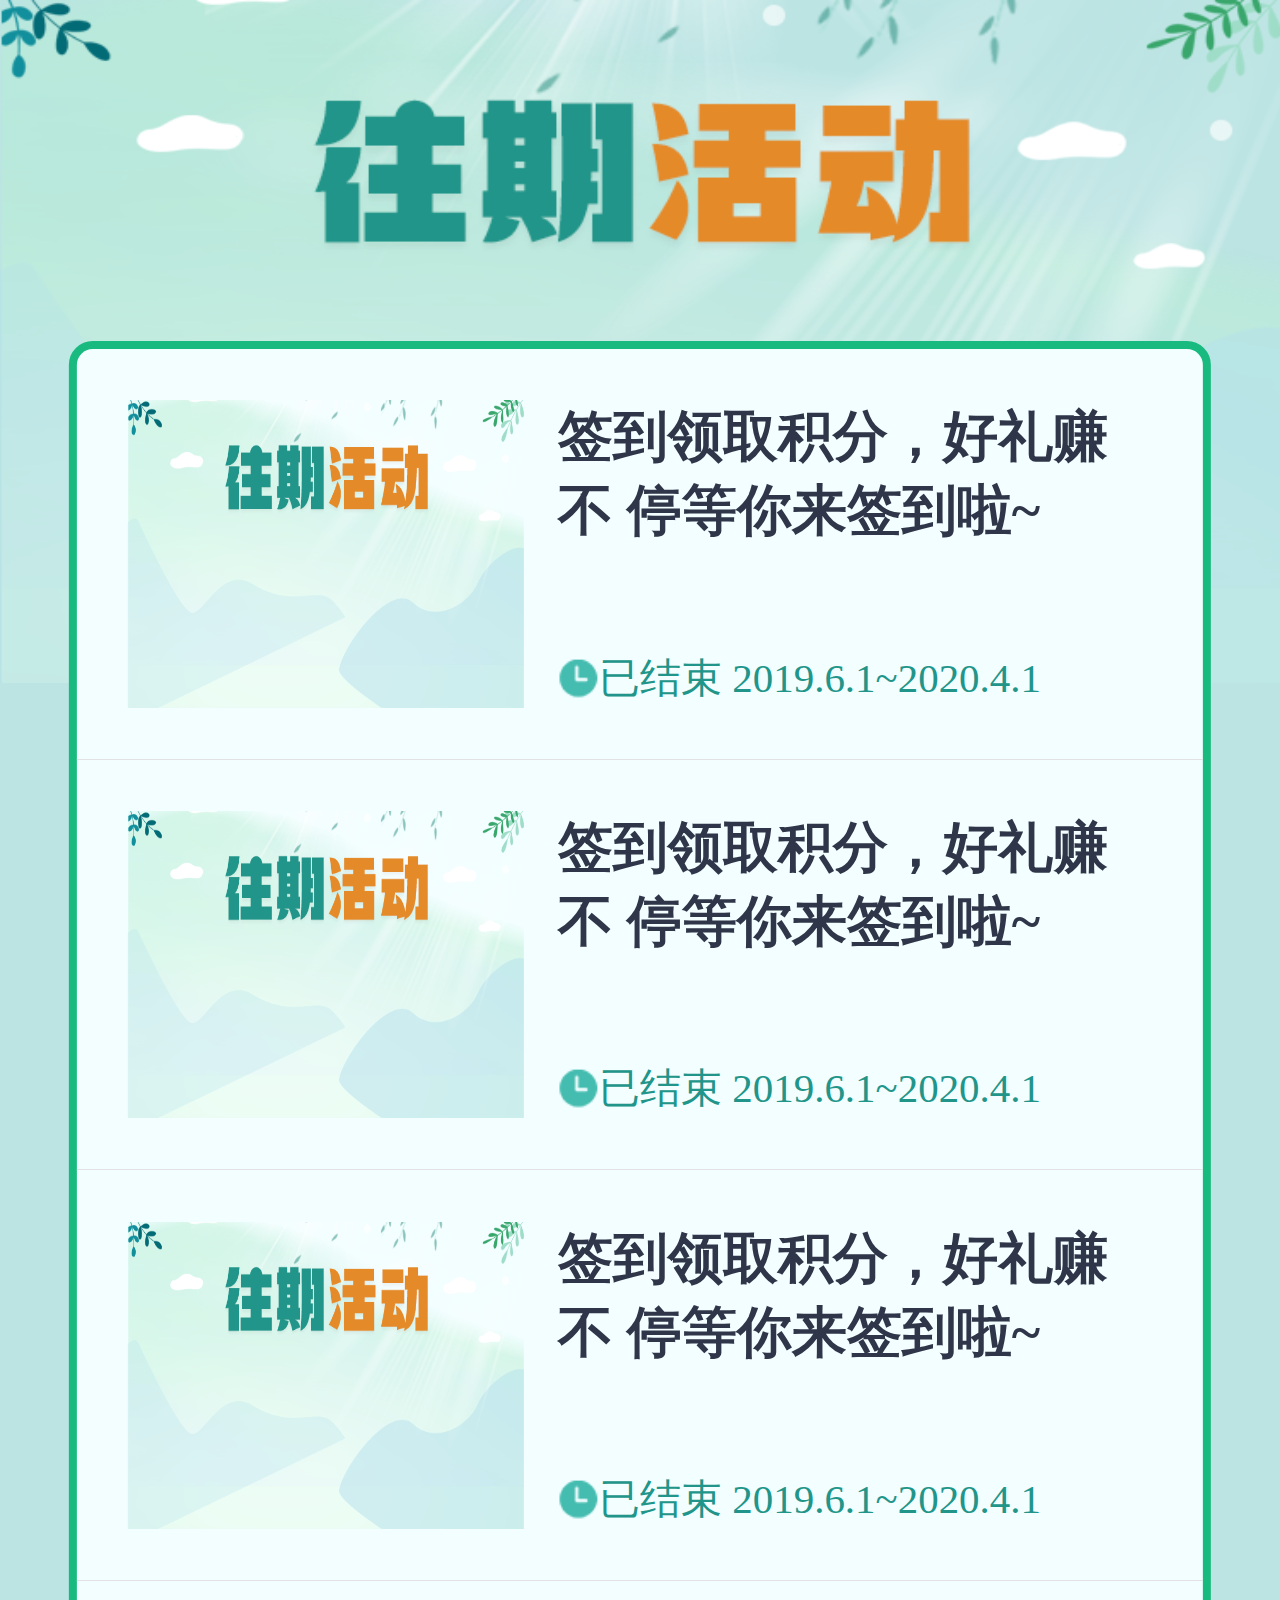
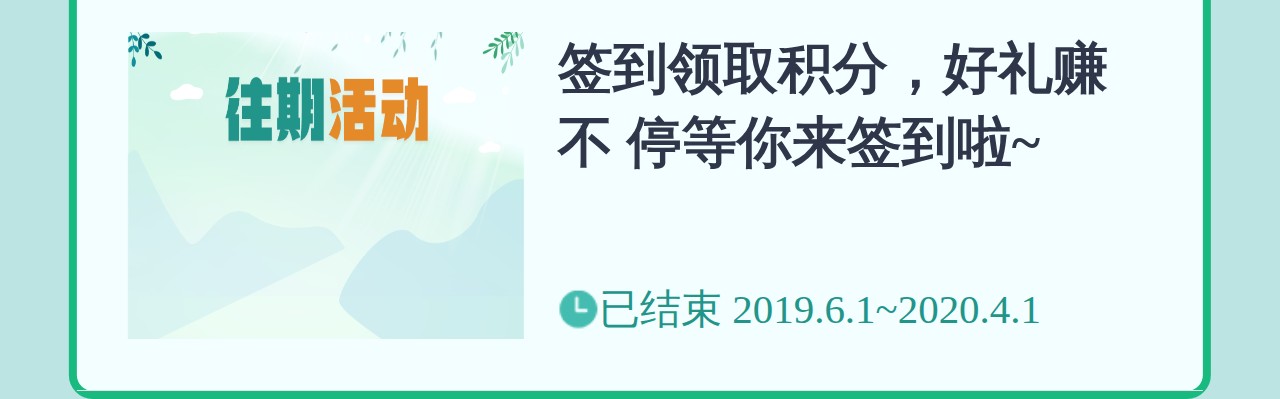
<file: html/activity.html>
<!DOCTYPE html>
<html lang="en">
<head>
    <meta content="width=device-width, initial-scale=1.0, maximum-scale=1.0, user-scalable=0," name="viewport"/>
    <meta charset="UTF-8">
    <title></title>
    <link href="../css/activity.css" rel="stylesheet">
</head>
<body>
<script src="../js/vue.js"></script>
<script src="../js/rem.js"></script>
<div id="index">
        <img src="../img/activity_bg.png" alt="" class="img">
        <div class="dv">
            <div class="flex_start list" v-for="(item,index) in list">
                <img src="../img/activity_bg.png" alt="" class="list_img">
                <div>
                    <div class="txt">
                        签到领取积分，好礼赚不
                        停等你来签到啦~
                    </div>
                    <div class="time_dv flex_start flex_items">
                        <img src="../img/time.png" alt="" class="time">
                        <div>已结束 2019.6.1~2020.4.1</div>
                    </div>
                </div>
            </div>
        </div>
        <img src="../img/activity_bom.png" alt="" class="activity_bom">
</div>
<script>
    var vm = new Vue({
        el: '#index',
        data() {
            return {
                list: [1, 2, 3, 4]
            }
        },
        methods: {},
        mounted() {

        }
    })
</script>
</body>
</html>
</file>
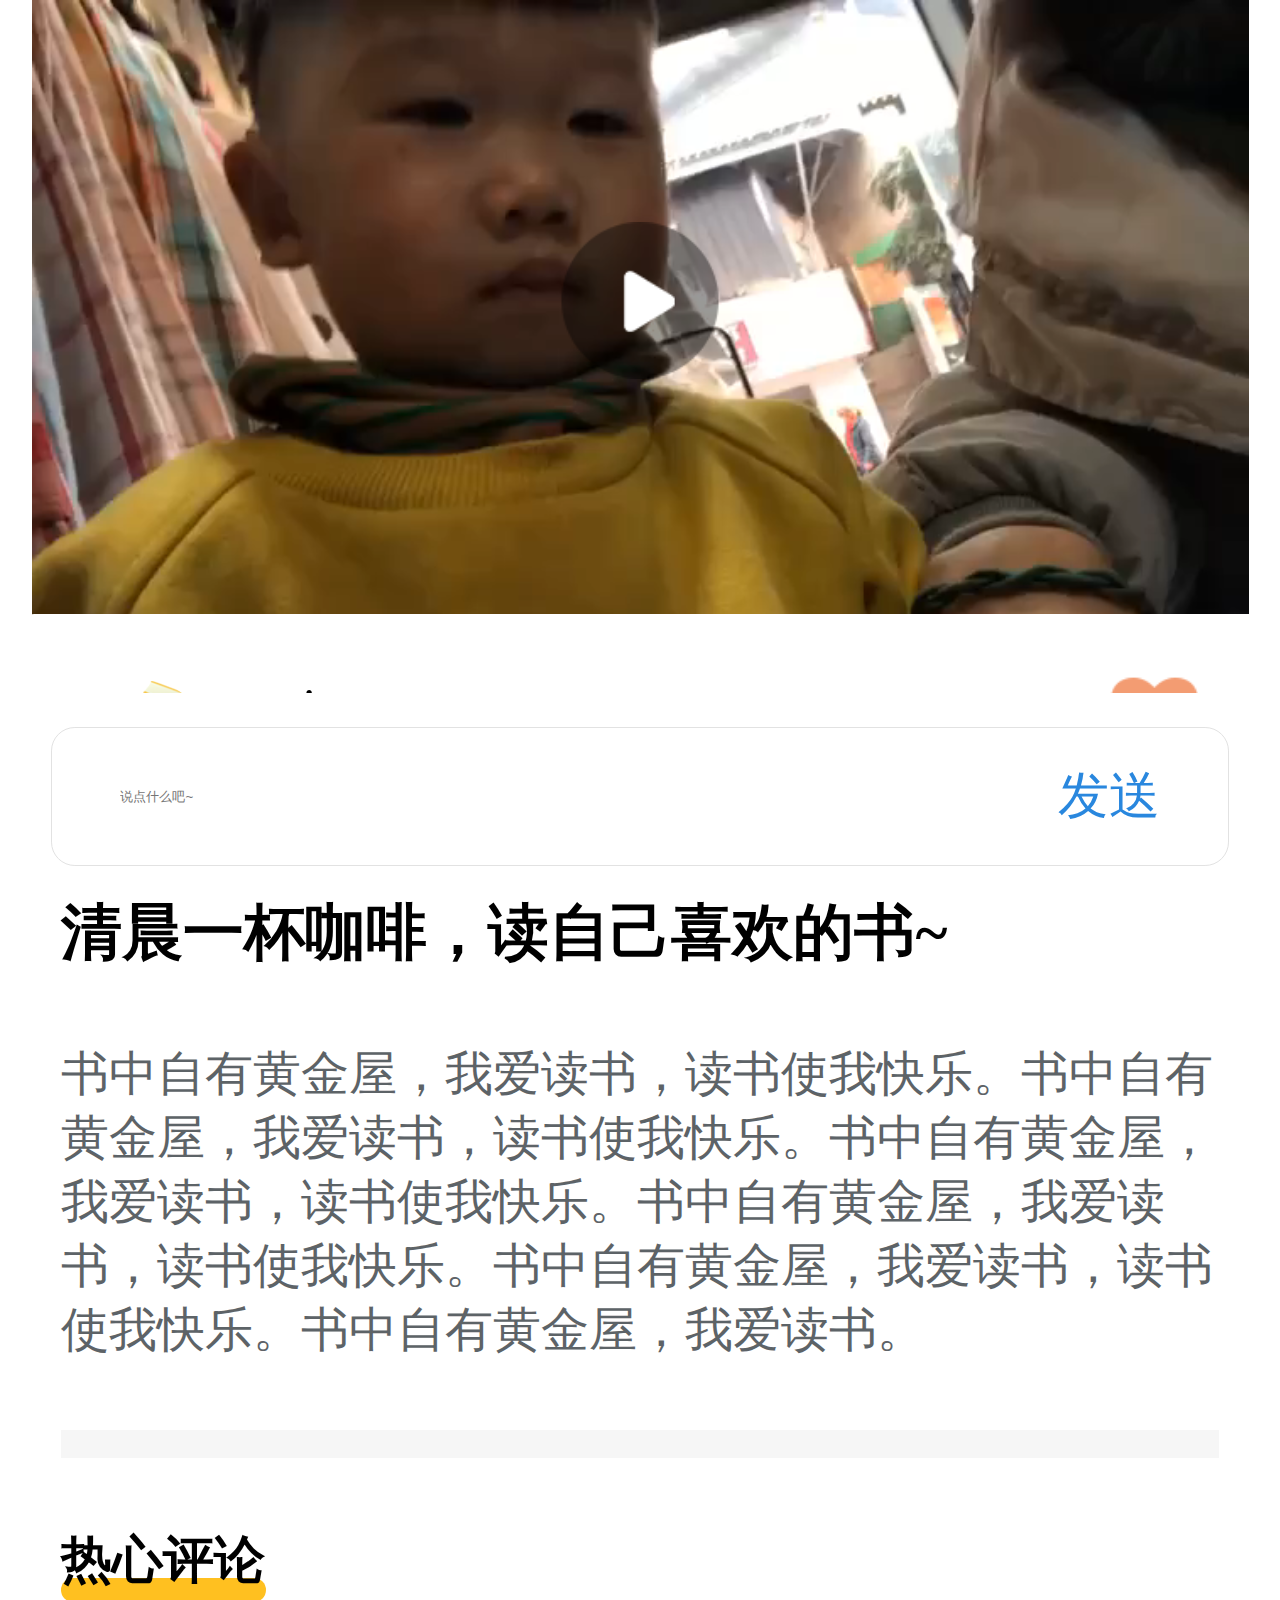
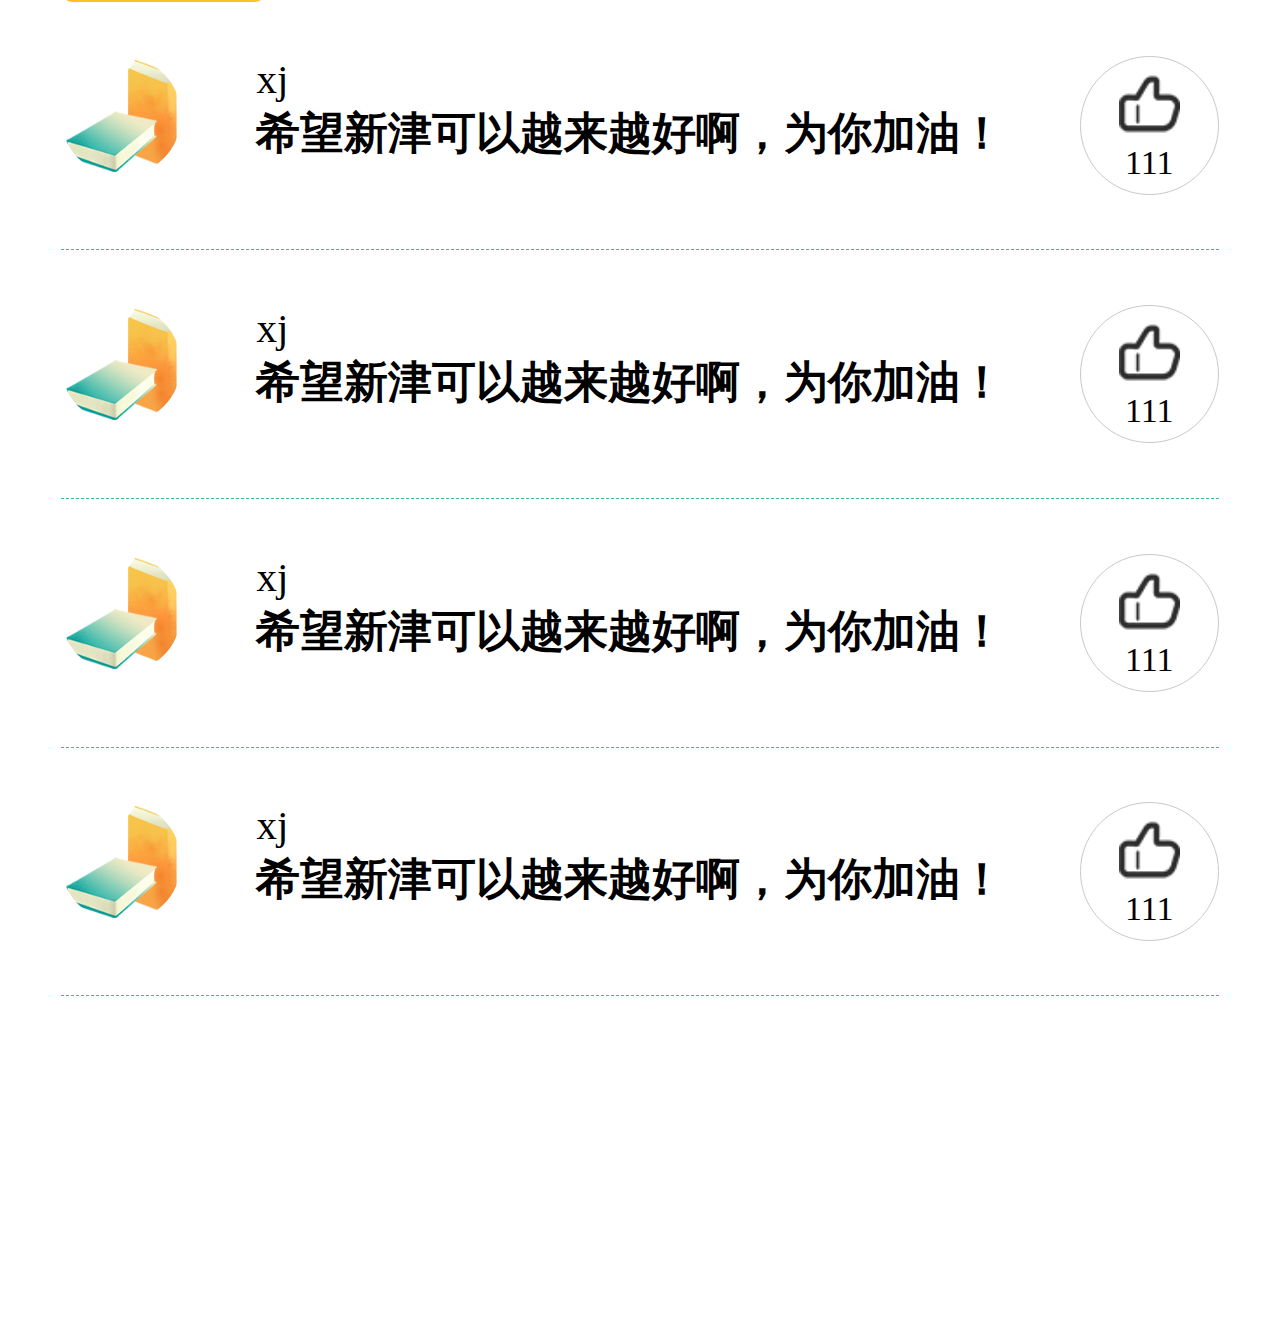
<file: html/details.html>
<!DOCTYPE html PUBLIC "-//WAPFORUM//DTD XHTML Mobile 1.0//EN" "http://www.wapforum.org/DTD/xhtml-mobile10.dtd">
<html lang="en">
<head>
    <meta content="width=device-width, initial-scale=1.0, maximum-scale=1.0, user-scalable=0," name="viewport"/>
    <meta charset="UTF-8">
    <title></title>
    <link href="../css/details.css" rel="stylesheet">
</head>
<body>
<script src="../js/vue.js"></script>
<script src="../js/rem.js"></script>
<div id="index">
    <div class="video_dv">
        <video src="../img/video.mp4"></video>
        <img src="../img/bofang.png" alt="" class="video_img">
    </div>
    <div class="pd pb">
        <div class="flex_between">
            <div class="dv">
                <img src="../img/book.png" alt="" class="img">
                <div class="box">
                    <div class="name flex_between">
                        <div> xj</div>
                        <img src="../img/like.png" alt="" class="like">
                    </div>
                    <div class="time flex_between">
                        <div>2020-04-16 14:02</div>
                        <div class="num" >1884</div></div>
                </div>
            </div>
        </div>
        <div class="title">清晨一杯咖啡，读自己喜欢的书~</div>
        <div class="txt">书中自有黄金屋，我爱读书，读书使我快乐。书中自有黄金屋，我爱读书，读书使我快乐。书中自有黄金屋，我爱读书，读书使我快乐。书中自有黄金屋，我爱读书，读书使我快乐。书中自有黄金屋，我爱读书，读书使我快乐。书中自有黄金屋，我爱读书。</div>
        <div class="hr"></div>
        <div class="f_dv">
            <div style="margin-bottom: -0.05rem">热心评论</div>
            <div class="b_dv"></div>
        </div>
        <div :key="index" class="flex_between bor" v-for="(item,index) in list">
            <img alt="" class="list_img" src="../img/book.png">
            <div>
                <div style="font-size: 0.12rem">xj</div>
                <div style="font-size: 0.13rem;font-weight: bold">希望新津可以越来越好啊，为你加油！</div>
            </div>
            <div class="list_dv">
                <img alt="" class="nice" src="../img/nice.png">
                <div>111</div>
            </div>
        </div>
    </div>
    <div class="btn_dv">
        <div class="flex_between bottom">
            <input type="text" placeholder="说点什么吧~">
            <div class="btn">发送</div>
        </div>
    </div>

</div>
<script>
    var vm = new Vue({
        el: '#index',
        data() {
            return {
                list: [1, 2, 3, 4]
            }
        },
        methods: {},
        mounted() {

        }
    })


</script>
</body>
</html>
</file>
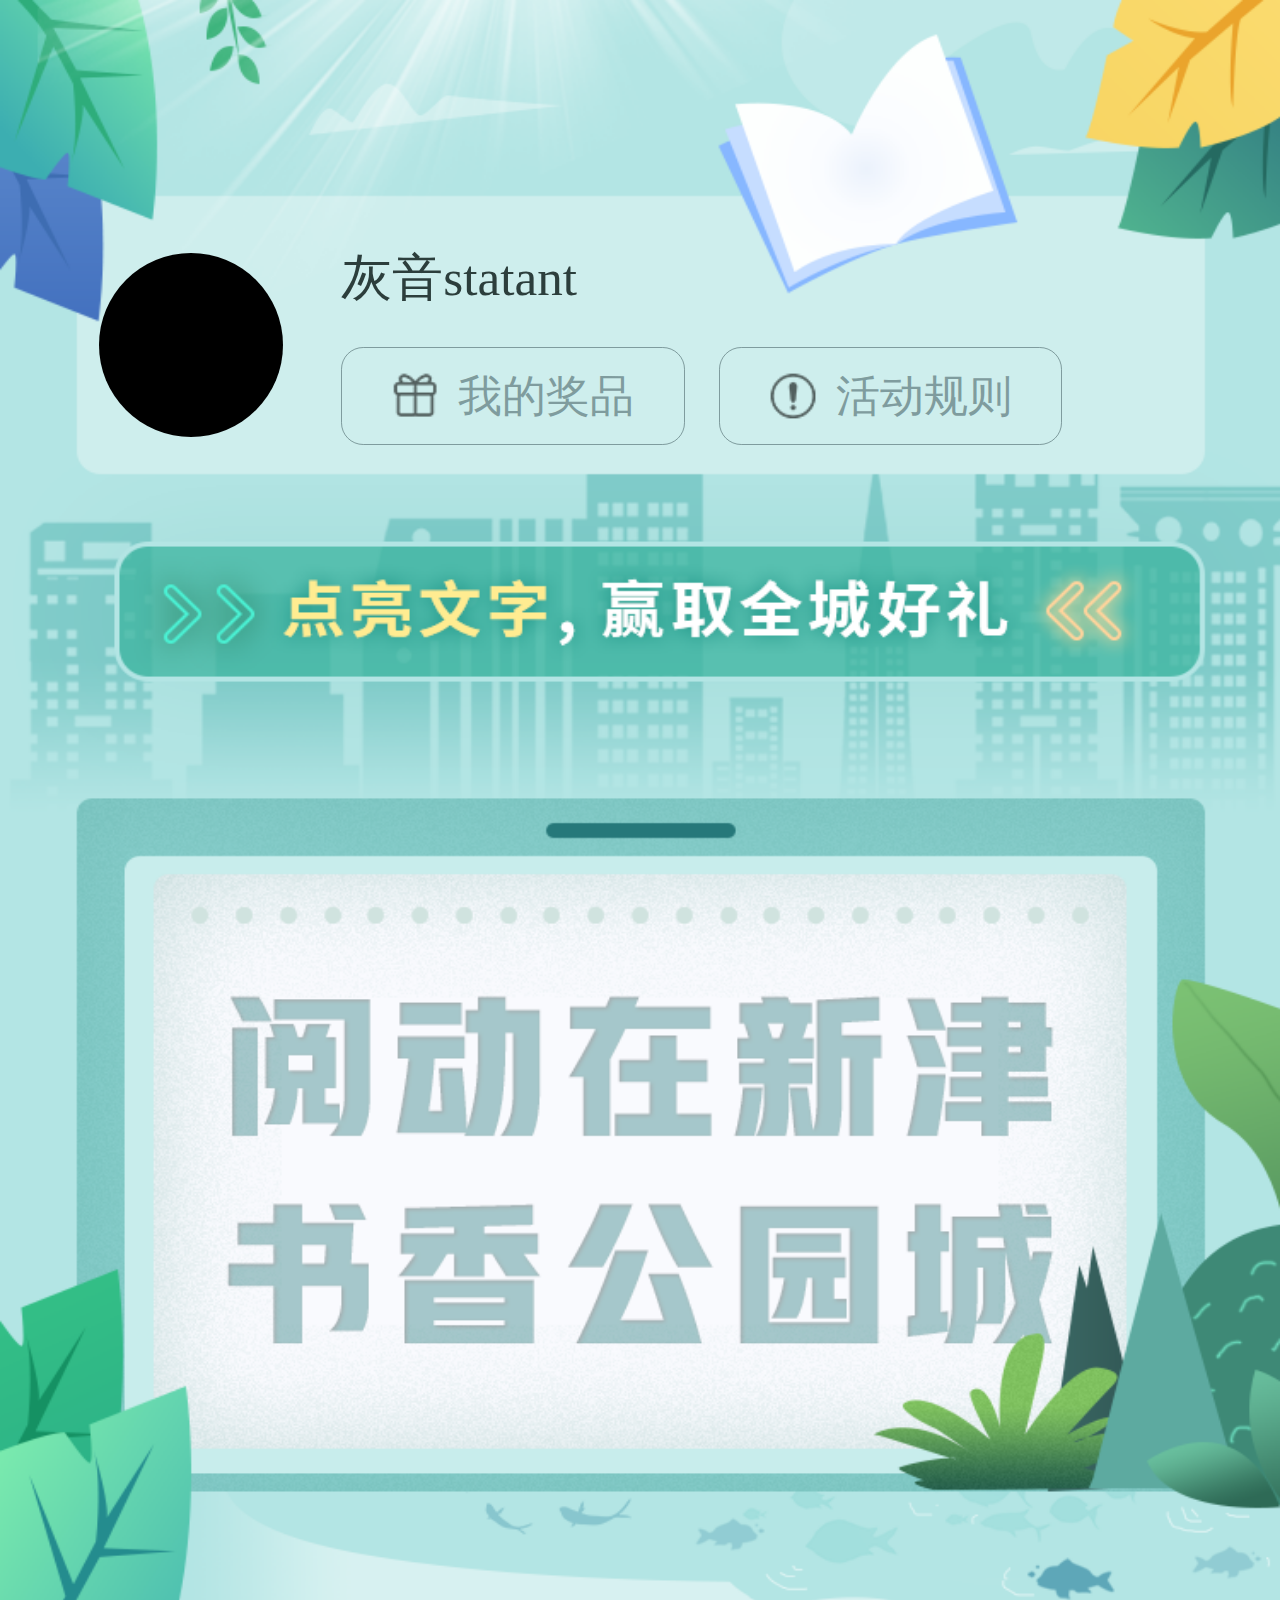
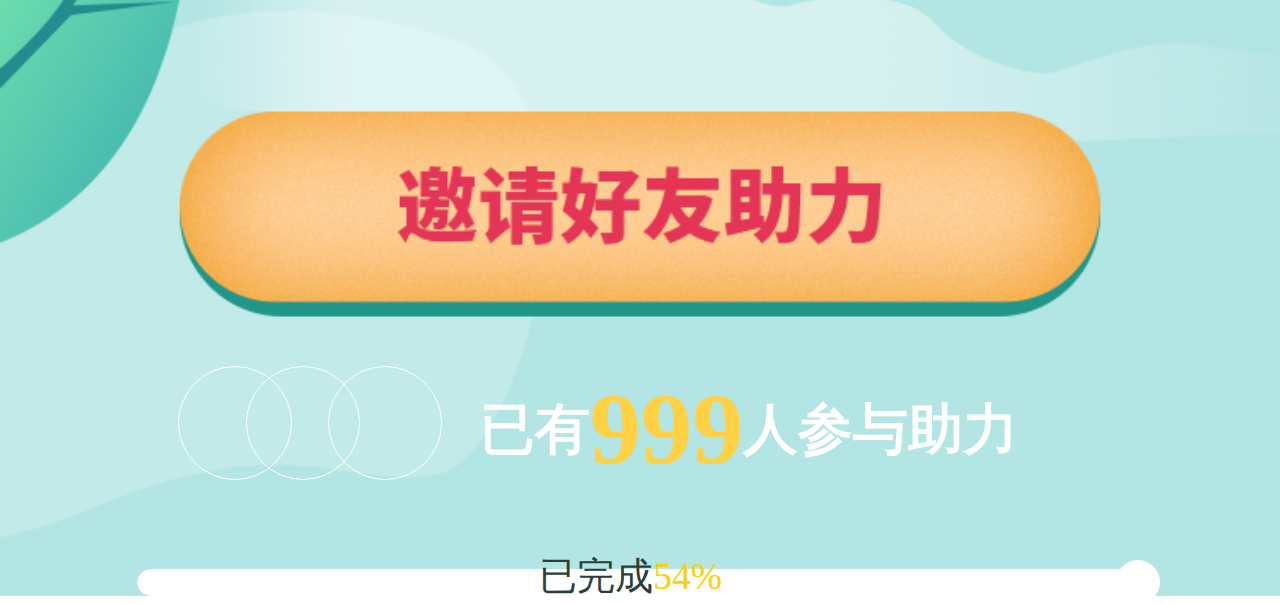
<file: html/page2.html>
<!DOCTYPE html>
<html lang="en">

<head>
    <meta charset="UTF-8">
    <meta name="viewport" content="width=device-width, initial-scale=1.0">
    <meta http-equiv="X-UA-Compatible" content="ie=edge">
    <meta content="width=device-width, initial-scale=1.0, maximum-scale=1.0, user-scalable=0;" name="viewport" />
    <title>助力点亮 </title>
    <link rel="stylesheet prefetch" href="../css/style.css?v=1">
</head>
<style>

    body,
    html {
            padding: 0;
            background: url('../img/bg_x.png') no-repeat;
            background-size: 100% 100%;
            min-height: 100vh;
          
        }
        .head_box{
            display: flex;
            width: 3.3rem;
            height: 0.84rem;
            margin: 0 auto;
            padding-top: 0.59rem;
            justify-content: space-between;
            align-items: center;
            padding-left: 0.13rem;
        }
        .head_img{
            width: 0.54rem;
            height:0.54rem;
            border-radius: 50%;
            overflow: hidden;
            background: #000;
            margin-right: .17rem;
        }
        .head_box_ri{
            display: flex;
            flex-direction: column;
            flex: 1;
        }
        .head_name{
            font-size: .15rem;
            color: #2C3E3C;
            margin-bottom: 0.1rem;
        }
        .head_btns{
            display: flex;
        }
        .head_btn{
            border: 1px solid #7F9C9E;
            border-radius: 0.065rem;
            display: flex;
            align-items: center;
            justify-content: center;
            width: 1rem;
            height: 0.28rem;
            color: #7F9C9E;
            font-size: .13rem;
            margin-right: 0.1rem;
        }
        .head_btn img{
            width: .14rem;
            height: .14rem;
            margin-right: .055rem;
        }
        .main_btn{
            margin:0 auto;
            margin-top: 3.56rem;
            width: 2.71rem;
            height: 0.65rem;
        }
        .pepole{
            display: flex;
            align-items: center;
            width: 2.71rem;
            margin:0 auto;
            margin-top: 0.12rem;
        }
        .user_imgs{
            position: relative;
        }
        .user_img{
            display: inline-block;
            width: 0.33rem;
            height: 0.33rem;
            border: 1px solid #fff;
            border-radius: 50%;
            overflow: hidden;
        }
        .img2{
            position: absolute;
            left: 0.2rem;
            z-index: 5;
        }
        .img3{
            position: absolute;
            left: 0.44rem;
            z-index: 10;
        }
        .user_font{
            font-size: 0.16rem;
            font-weight: bold;
            color: #fff;
            display: flex;
            align-items: center;
            margin-left: 0.55rem;
        }
        .user_font span{
            font-size: 0.3rem;
            color: #FFD143;
        }
        .liner{
            position: relative;
            margin: 0 auto;
            margin-top: 0.22rem;
            width: 2.95rem;
            background-color: #32A97C;
            border-radius: 0.04rem;
            height: 0.08rem;
        }
        .liner_color{
            position: relative;
            background-color: #fff;
            border-radius: 0.04rem;
            height: 100%;
        }
        .liner_color span{
            display: inline-block;
            width: 0.13rem;
            height: 0.13rem;
            border-radius: 50%;
            background-color: #fff;
            position: absolute;
            top: -0.025rem;
            right: -0.05rem;
        }
        .liner_font{
            position: absolute;
            left: 40%;
            color: #2C3E3C;
            font-size: 0.11rem;
            z-index: 50;
            display: flex;
            align-items: center;
            top: -0.05rem;
        }
        .liner_font span{
            color: #FECF01;
        }
</style>
<body>
    <div class="app">
        <div class="head_box">
            <div class="head_img"></div>
            <div class="head_box_ri">
                <div class="head_name">灰音statant</div>
                <div class="head_btns">
                    <div class="head_btn"><img src="../img/icon1.png" alt="">我的奖品</div>
                    <div class="head_btn"><img src="../img/icon2.png" alt="">活动规则</div>
                </div>
            </div>
        </div>
        <div class="main_btn"><img src="../img/btn.png" alt=""></div>
        <div class="pepole">
            <div class="user_imgs">
                <span class="user_img"></span>
                <span class="user_img img2"></span>
                <span class="user_img img3"></span>
            </div>
            <div class="user_font">
                已有 <span>999</span>人参与助力
            </div>
        </div>
        
        <div class="liner">
            <div class="liner_font">已完成<span>54%</span></div>
            <div class="liner_color"><span class="circle"></span></div>
        </div>
    </div>
    <script src="../js/rem.js"></script>
    <script src="../js/jquery.js"></script>
    <script>


    </script>
</body>
</file>
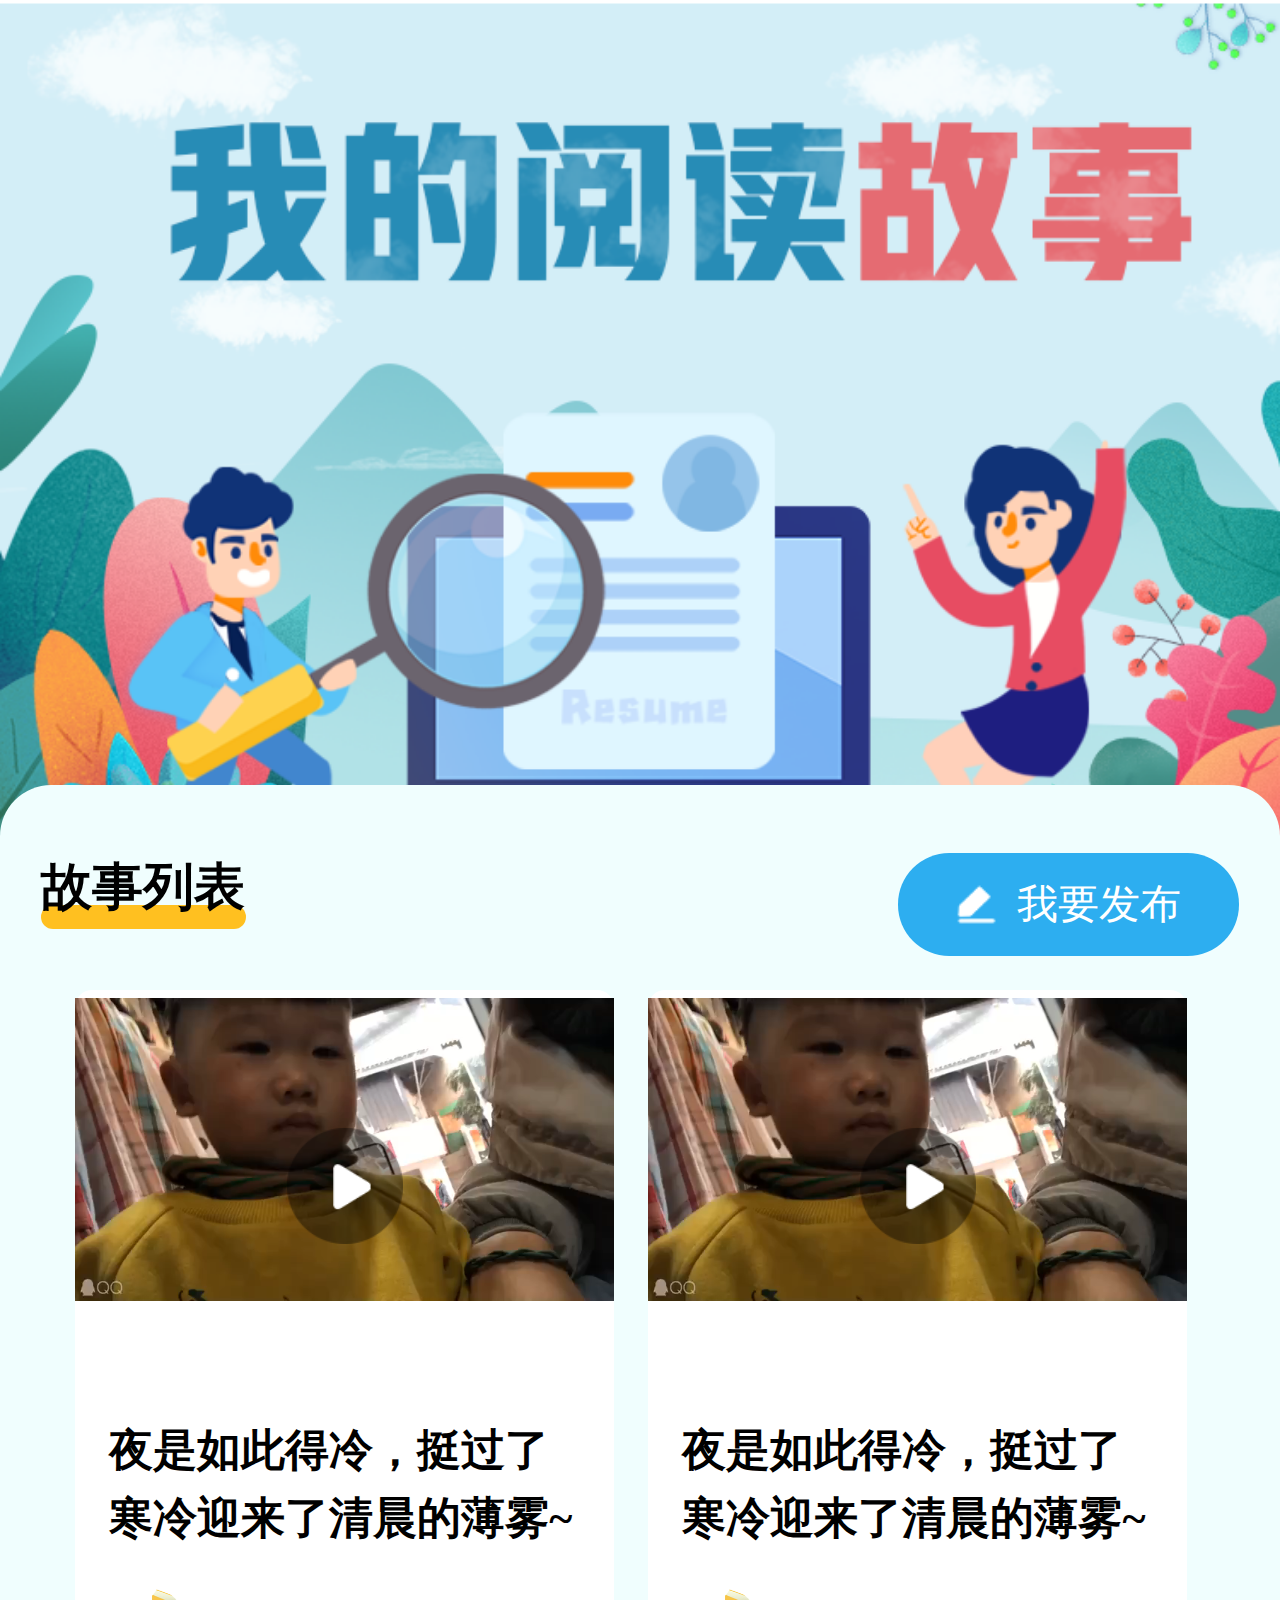
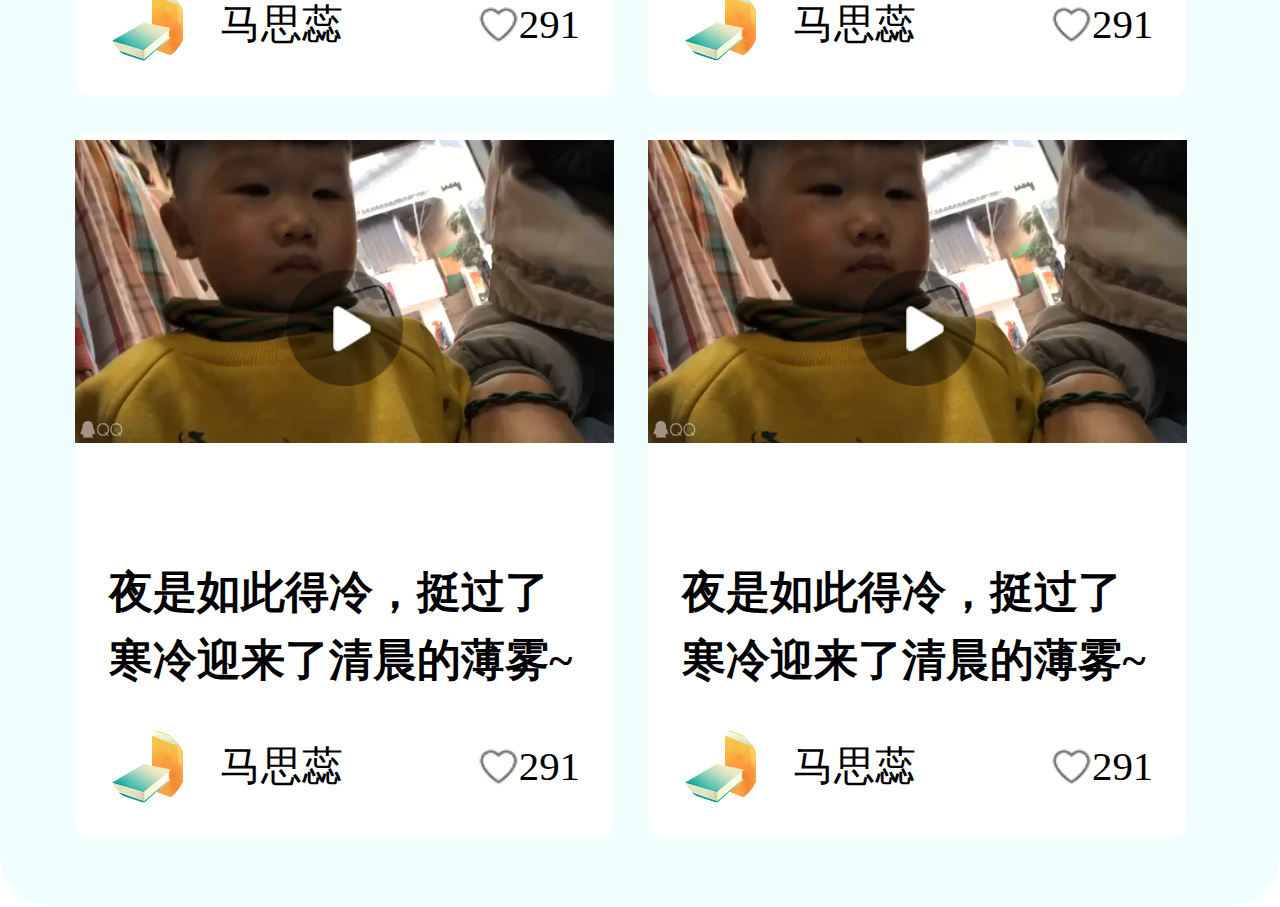
<file: html/Read.html>
<!DOCTYPE html  PUBLIC "-//WAPFORUM//DTD XHTML Mobile 1.0//EN" "http://www.wapforum.org/DTD/xhtml-mobile10.dtd">
<html lang="en">
<head>
    <meta content="width=device-width, initial-scale=1.0, maximum-scale=1.0, user-scalable=0," name="viewport"/>
    <meta charset="UTF-8">
    <title></title>
    <link href="../css/Read.css" rel="stylesheet">
</head>
<body>
<script src="../js/vue.js"></script>
<script src="../js/rem.js"></script>
<div id="index">
    <img alt="" class="Read_bg" src="../img/Read_bg.png">
    <div class="pd">
        <div class="flex_between">
            <div class="f_dv">
                <div style="margin-bottom: -0.05rem">故事列表</div>
                <div class="b_dv"></div>
            </div>
            <div class="list_btn" @click="Release">
                <img alt="" src="../img/Read_bi.png" class="Read_bi">
                <div>我要发布</div>
            </div>
        </div>
        <div class="flex_warp">
            <div class="list" v-for="(item,index) in list" :key="index">
                <div style="position: relative">
                    <video src="../img/video.mp4"></video>
                    <img src="../img/bofang.png" alt="" class="bofang">
                </div>
                <div class="list_dv">
                    <div class="text">夜是如此得冷，挺过了寒冷迎来了清晨的薄雾~</div>
                    <div class="flex_between flex_items">
                        <div class="flex_start flex_items" style="font-size: 0.12rem">
                            <img src="../img/book.png" class="img">
                            <div>马思蕊</div>
                        </div>
                        <div class="flex_start flex_items">
                            <img src="../img/Read_like.png" alt="" class="like">
                            <div style="font-size: 0.12rem">291</div>
                        </div>
                    </div>
                </div>
            </div>
        </div>
    </div>
</div>
<script>
    var vm = new Vue({
        el: '#index',
        data() {
            return {
                list: [1, 2, 3, 4]
            }
        },
        methods: {
            Release () {
                location.href=`../html/Release.html`
            }
        },
        mounted() {

        }
    })
</script>
</body>
</html>
</file>
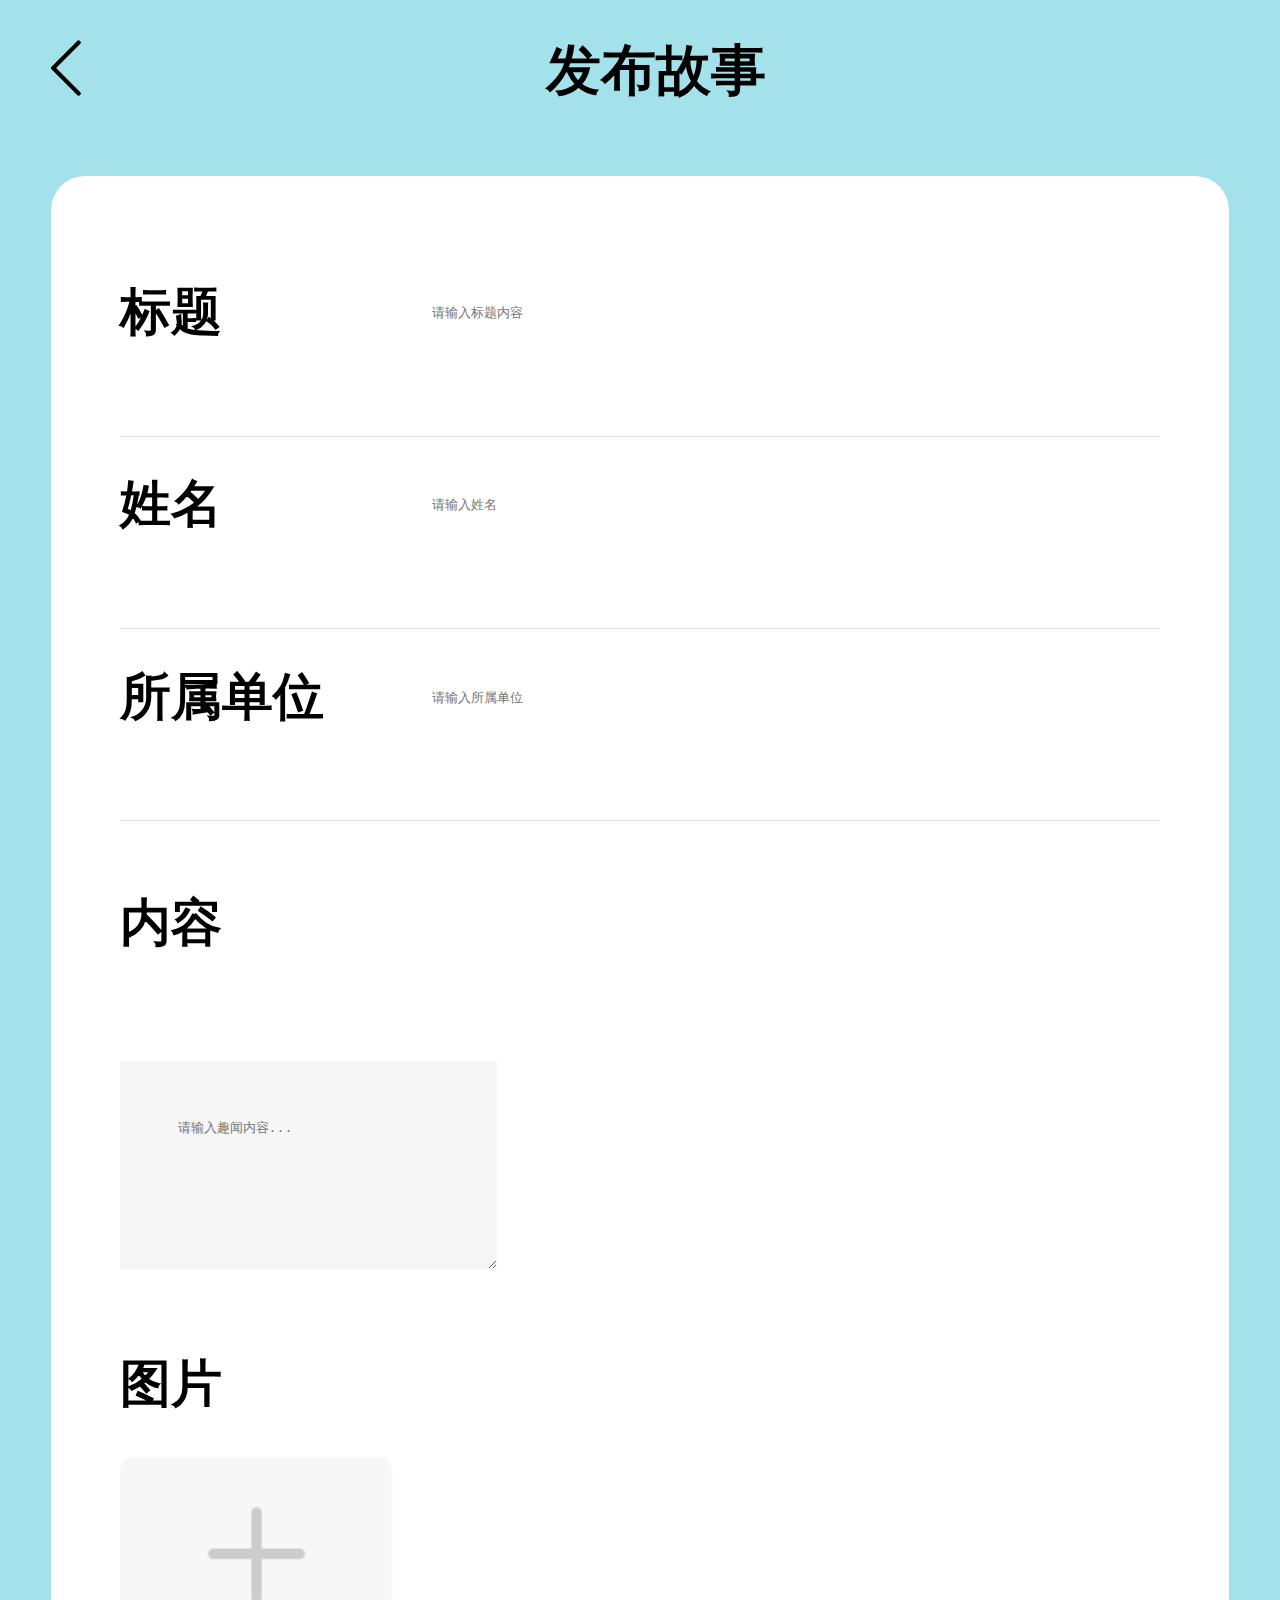
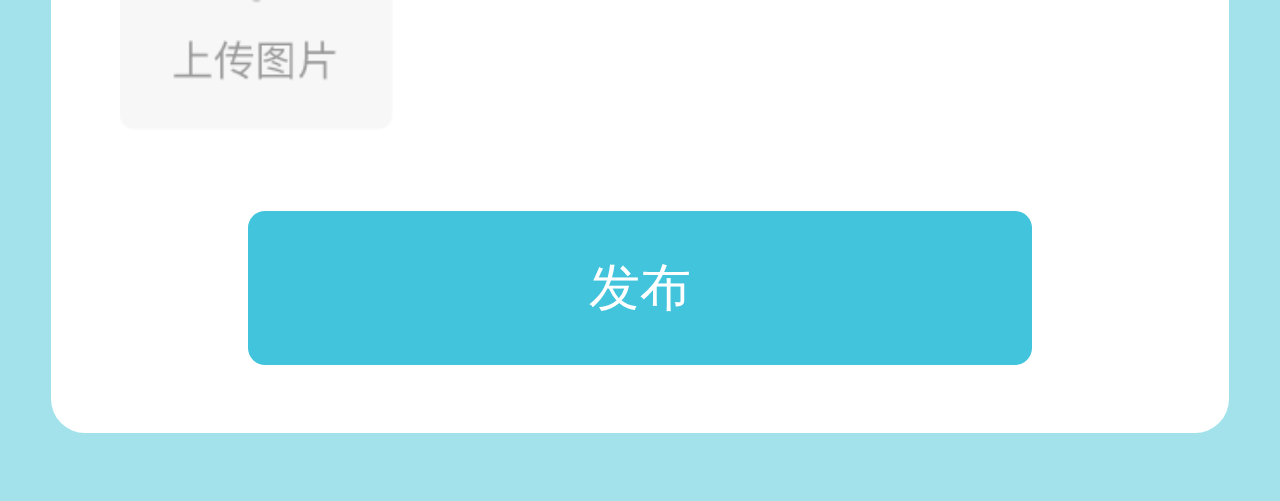
<file: html/Release.html>
<!DOCTYPE html PUBLIC "-//WAPFORUM//DTD XHTML Mobile 1.0//EN" "http://www.wapforum.org/DTD/xhtml-mobile10.dtd">
<html lang="en">
<head>
    <meta content="width=device-width, initial-scale=1.0, maximum-scale=1.0, user-scalable=0," name="viewport"/>
    <meta charset="UTF-8">
    <title></title>
    <link href="../css/Release.css" rel="stylesheet">
</head>
<body>
<script src="../js/vue.js"></script>
<script src="../js/rem.js"></script>
<script src="../js/interface.js"></script>
<div id="index">
    <div class="fh" @click="go">
        <img src="../img/left.png" alt="" class="left">
        <div>发布故事</div>
    </div>
    <div class="dv">
        <div class="box">
            <div class="title">标题</div>
            <input type="text" placeholder="请输入标题内容">
        </div>
        <div class="box">
            <div class="title">姓名</div>
            <input type="text" placeholder="请输入姓名">
        </div>
        <div class="box">
            <div class="title">所属单位</div>
            <input type="text" placeholder="请输入所属单位">
        </div>
        <div class="title mt">内容</div>
        <textarea name="" id="" cols="38" rows="10" placeholder="请输入趣闻内容..."></textarea>
        <div class="title">图片</div>
        <img src="../img/up.png" alt="" class="up">
        <div class="btn">发布</div>
    </div>
</div>
<script>
    var vm = new Vue({
        el: '#index',
        data() {
            return {

            }
        },
        methods: {
           go() {
               retur ()
           }
        },
        mounted() {

        }
    })


</script>
</body>
</html>
</file>
<file: css/activity.css>
*{
    padding: 0;
    margin: 0;
}
body{
    background: #bbe4e3;
}
.img{
    width: 100%;
    height: 2rem;
}


.flex_start {
    display: -webkit-flex;
    display: flex;
    justify-content: flex-start;
}

.flex_end {
    display: -webkit-flex;
    display: flex;
    justify-content: flex-end;
}

.flex_center {
    display: -webkit-flex;
    display: flex;
    justify-content: center;
}

.flex_around {
    display: -webkit-flex;
    display: flex;
    justify-content: space-around;
}

.flex_between {
    display: -webkit-flex;
    display: flex;
    justify-content: space-between;
}

.flex_warp {
    display: -webkit-flex;
    display: flex;
    flex-wrap: wrap;
    overflow: hidden;
    width: 100%;
    -webkit-box-sizing: border-box;
    -moz-box-sizing: border-box;
    box-sizing: border-box;
}
.flex_items {
    align-items: center;
}
.dv{
    width: 3.3rem;
    border-radius: 0.07rem;
    border: 0.025rem #19BA7F solid;
    position: absolute;
    top: 1rem;
    left: 50%;
    transform: translateX(-50%);
    background: #F2FEFF;
    z-index: 999;
}
.list{
   padding: 0.15rem;
    border-bottom: #E2E2E2 solid 0.005rem;
}
.list_img{
    width: 1.16rem;
    height: 0.9rem;
    margin-right: 0.1rem;
}
.txt{
    font-size: 0.16rem;
    color: #2F3649;
    font-weight: bold;
}
.time{
    width: 0.12rem;
    height: 0.12rem;
}
.time_dv{
    font-size: 0.12rem;
    color:#219589;
    margin-top: 0.3rem;
}
.activity_bom{
    width: 3.75rem;
    height: 1.9rem;
    position: absolute;
    bottom: 0;
}
</file>
<file: css/details.css>
*{
    padding: 0;
    margin: 0;
}
.video_dv{
    position: relative;
}
video{
    width:100%;
    height: 2rem;
    position: absolute;
    top: 0;
}
.video_img{
    position: absolute;
    width: 0.46rem;
    height: 0.46rem;
    top: 0.65rem;
    left: 50%;
    transform: translateX(-50%);
}
.flex_between{
    display: flex;
    justify-content: space-between;
}
.dv{
    display: flex;
}
.img{
    width: 0.43rem;
    height: 0.43rem;
    border-radius: 50%;
    margin-right: 0.2rem;
}
.like{
   width: 0.26rem;
    height: 0.23rem;
}
.name{
    font-size: 0.15rem;
}
.time{
    font-size: 0.12rem;
    color: #666;
}
.num{
   font-size: 0.12rem;
    color: #333;
}
.box{
    width: 2.7rem;
}
.pd{
    padding: 0.18rem;
    position: absolute;
    top: 1.8rem;
    border-radius: 0.1rem 0 0.1rem 0;
    z-index: 999;
    background: white;
}
.title{
   font-size: 0.18rem;
    font-weight: bold;
    margin: 0.2rem 0;
}
.txt{
    font-size: 0.14rem;
    color:#5D6367;
}
.f_dv{
    font-size: 0.15rem;
    font-weight: bold;
}
.b_dv{
    width: 0.6rem;
    height: 0.07rem;
    border-radius: 0.35rem;
    background: #FFC020;
}
.bor{
    padding: 0.16rem 0;
    border-bottom: #30C28D dashed 0.005rem;
}
.list_img{
    width: 0.35rem;
    height: 0.35rem;
    border-radius: 50%;
}
.list_dv{
    height: 0.4rem;
    width: 0.4rem;
    border-radius: 50%;
    border: 0.005rem solid #C9C9C9;
    font-size: 0.1rem;
    text-align: center;
}
.nice{
    width: 0.18rem;
    height: 0.18rem;
    margin-top: 0.05rem;
}
.hr{
    width: 100%;
    height: 0.08rem;
    background: #F6F6F6;
    margin: 0.2rem 0;
}
.pb{
    padding-bottom: 1rem;
}
input{
  width: 80%;
  height: 0.4rem;
    border: none;
}
input:focus{
    outline: none;
}
.bottom{
    border: #E2E2E2 solid 0.005rem;
    align-items: center;
    padding: 0 0.2rem;
    border-radius: 0.07rem;
}
.btn_dv{
    position: fixed;
    bottom: 0;
    z-index: 999;
    width: calc(100% - 0.3rem) ;
    padding: 0.1rem 0.15rem;
    background: white;
}
.btn{
    font-size: 0.15rem;
    color: #2987DE;
}
</file>
<file: css/style.css>
body,html{
    font-size: .16rem;
    margin: 0;
    padding: 0;
    -webkit-tap-highlight-color:rgba(0,0,0,0);
}
[v-cloak]{
    display: none;
}
i{
    display: -webkit-flex;
    display: flex;
    justify-content: center; 
    align-items: center; 
}
img{
    width: 100%;
    display: inline-block;
    height:auto;
}
a{
    margin: 0;
    padding: 0;
}
p{
    padding: 0 !important;
    margin: 0 !important;
}
a:active{
    background-color: transparent;
  }
/*  * box布局 */
.flex_start {
    display: -webkit-flex;
    display: flex;
    justify-content: flex-start;
}

.flex_end {
    display: -webkit-flex;
    display: flex;
    justify-content: flex-end;
}

.flex_center {
    display: -webkit-flex;
    display: flex;
    justify-content: center; 
    align-items: center;
}

.flex_around {
    display: -webkit-flex;
    display: flex;
    justify-content: space-around;
}

.flex_between {
    display: -webkit-flex;
    display: flex;
    justify-content: space-between;
    align-items: center;
}

.flex_warp {
    display: -webkit-flex;
    display: flex;
    flex-wrap: wrap;
    overflow: hidden;
    width: 100%;
    -webkit-box-sizing: border-box;
    -moz-box-sizing: border-box;
    box-sizing: border-box;
}



.noTime{
    color:#999;
    font-size: 26rpx;
}


/* 红包 */
.envelopes{
    position: fixed;
    z-index: 999;
    top:0;
    left: 0;
    width: 100vw;
    height: 100vh;
    background: rgba(0,0,0,.6);
}
.envelopes .envelopes_div{
    position: absolute;
    top:50%;
    left: 50%;
    transform: translate(-50%,-50%);
    width: calc(100vw - 1.3rem);
}
.envelopes .envelopes_div i {
    width: 100%;
}
.envelopes_num{
    position: absolute;
    top:1.19rem;
    text-align: center;
    left: 0;width: 100%;
}
.envelopes_num .envelopes_tips{
    font-size: .15rem;
    color:#fff;
}
.envelopes_num .monye{
    margin-top:.1rem;
    font-size: .43rem;
    color:#fff;
}
/* 转发弹窗 */
.forwarding_window{
    position: fixed;
    top:0;
    left: 0;
    bottom: 0;
    right: 0;
    background: rgba(0,0,0,.5);
    z-index: 99;
}
.forwarding_window>i{
    position: absolute;
    top:.6rem;
    width: 1.5rem;
    right: .2rem;
}

/* 弹窗 */
#bg_img{
    position: fixed;
    top:0;
    left: 0;
    bottom: 0;
    right: 0;
    background: rgba(0,0,0,.4);
    z-index: 999;
    display:none;
}
#bg_img i{
    position: absolute;
    top:50%;
    left: 50%;
    transform:  translate(-50%,-50%);
    width: 80%;
}
/* 抱歉弹窗 */
#bg_img_div{
    position: fixed;
    top:0;
    left: 0;
    bottom: 0;
    right: 0;
    background: rgba(0,0,0,.4);
    z-index: 998;
    /* display:none; */
}
#bg_img_div .bg_text_div{
    position: absolute;
    top:50%;
    left: 50%;
    transform:  translate(-50%,-50%);
    width: 80%;
    background: #fff;
    border-radius: .1rem;
    padding: .1rem ;
}


#bg_img_div .bg_text_div .bg_text{
    width: 90%;
    margin: 0 auto;
    font-size: .14rem;
    padding: .2rem;
    color:#1a1a1a;
}
#bg_img_div .bg_text_div .bg_text .da{
    font-size: .18rem;
    margin: .04rem 0;
    font-weight: bold;
}
#bg_img_div .bg_text_div .bg_buttom{
    text-align: center;
    color:#fff;
    font-size: .16rem;

}
#bg_img_div .bg_text_div .bg_buttom .bg_a{
    width: 50%;
    height: .44rem;
    margin: .1rem auto;
    background: #4EA651;
    border-radius: .2rem;
}

/* 彩蛋弹窗 */
#menu_img{
    position: fixed;
    top:0;
    left: 0;
    right: 0;
    bottom: 0;
    z-index: 998;
    background: rgba(0,0,0,.5);
}
#menu_img>i{
    width: 2.5rem;
    position: absolute;
    top:50%;
    left: 50%;
    transform: translate(-50%,-50%);
}
#menu_img .menu_h4{
    position: absolute;
    top:.26rem;
    line-height: 1.1em;
    left: 50%;
    transform: translateX(-50%);
    font-size: .28rem;
    color:#FFFFFF;
    white-space: nowrap;
    font-style: normal;
    font-weight: bold;

}
</file>
<file: css/Read.css>
*{
    padding: 0;
    margin: 0;
}
.Read_bg{
    width: 100%;
    height: 3rem;
}
.flex_between{
    display: flex;
    justify-content: space-between;
}
.f_dv{
    font-size: 0.15rem;
    font-weight: bold;
}
.b_dv{
    width: 0.6rem;
    height: 0.07rem;
    border-radius: 0.35rem;
    background: #FFC020;
}
.list_btn{
    display: flex;
    align-items: center;
    justify-content: center;
    font-size: 0.12rem;
    background: #2DAEF0;
    border-radius: 0.15rem;
    width: 1rem;
    height: 0.3rem;
    color: white;
}
.Read_bi{
    width: 0.12rem;
    height: 0.12rem;
    margin-right: 0.06rem;
}
.pd{
    padding: 0.2rem 0.12rem;
    background: #F0FEFE;
    border-radius: 0.15rem;
    position: absolute;
    top: 2.3rem;
    width: calc( 100% - 0.24rem);
}
.s_img{
    position: absolute;
    width: 0.12rem;
    height: 0.12rem;
    left: 0.2rem
}
.tag_bor{
    color: #30C4DF;
    padding-bottom: 0.15rem;
    border-bottom: #30C4DF solid 0.03rem;
    font-size: 0.15rem;
}

.flex_start {
    display: -webkit-flex;
    display: flex;
    justify-content: flex-start;
}

.flex_end {
    display: -webkit-flex;
    display: flex;
    justify-content: flex-end;
}

.flex_center {
    display: -webkit-flex;
    display: flex;
    justify-content: center;
}

.flex_around {
    display: -webkit-flex;
    display: flex;
    justify-content: space-around;
}

.flex_between {
    display: -webkit-flex;
    display: flex;
    justify-content: space-between;
}

.flex_warp {
    display: -webkit-flex;
    display: flex;
    flex-wrap: wrap;
    overflow: hidden;
    width: 100%;
    -webkit-box-sizing: border-box;
    -moz-box-sizing: border-box;
    box-sizing: border-box;
}
.flex_items {
    align-items: center;
}
.like{
    width: 0.12rem;
    height: 0.12rem;
}
.list{
    width: 45%;
    border-radius: 0.05rem;
    background: white;
    margin-top: 0.1rem ;
    margin-left: 0.1rem ;
}
video{
    width:100%;
    /*height: 1.2rem;*/
}
.bofang{
    position: absolute;
    top: 50%;
    left: 50%;
    transform: translate(-50%,-50%);
    width: 0.34rem;
    height: 0.34rem;
}
.text{
    font-size: 0.13rem;
    font-weight: bold;
    color: #000;
    margin-bottom: 0.1rem;
    line-height: 0.2rem;
}
.img{
    width: 0.225rem;
    height: 0.225rem;
    border-radius: 50%;
    margin-right: 0.1rem;
}
.list_dv{
    padding:0.1rem;
}
</file>
<file: css/Release.css>
body{
    background: #a4e2eb;
}
*{
    padding: 0;
    margin: 0;
}
.dv{
    background: white;
    width: calc(3.45rem - 0.4rem) ;
    border-radius: 0.1rem;
    padding: 0.2rem;
    margin: 0.2rem auto;
}
.fh{
    font-size: 0.16rem;
    font-weight: bold;
    display: flex;
    margin: 0.1rem;
}
.left{
    width: 0.2rem;
    height: 0.2rem;
    margin-right: 1.3rem;
}
.title{
    font-size: 0.15rem;
    font-weight: bold;
    width: 30%;
}
input{
    width: 70%;
    height: 0.4rem;
    border: none;
}
input:focus{
    outline: none;
}
.box{
    padding-bottom:0.16rem;
    border-bottom: #E2E2E2 solid 0.005rem;
    display: flex;
    align-items: center;
}
.mt{
    margin-top: 0.2rem;
}
textarea{
    border: none;
    background:#F6F6F6;
    padding: 0.17rem  0 0 0.17rem ;
    margin-top: 0.13rem;
}
textarea:focus{
    outline: none;
}
.up{
    width: 0.8rem;
    height: 0.8rem;
}
.btn{
   width: 2.3rem;
    line-height: 0.45rem;
    text-align: center;
    border-radius: 0.05rem;
    background: #41C4DC;
    color: white;
    font-size: 0.15rem;
    margin: 0 auto;
}
</file>
